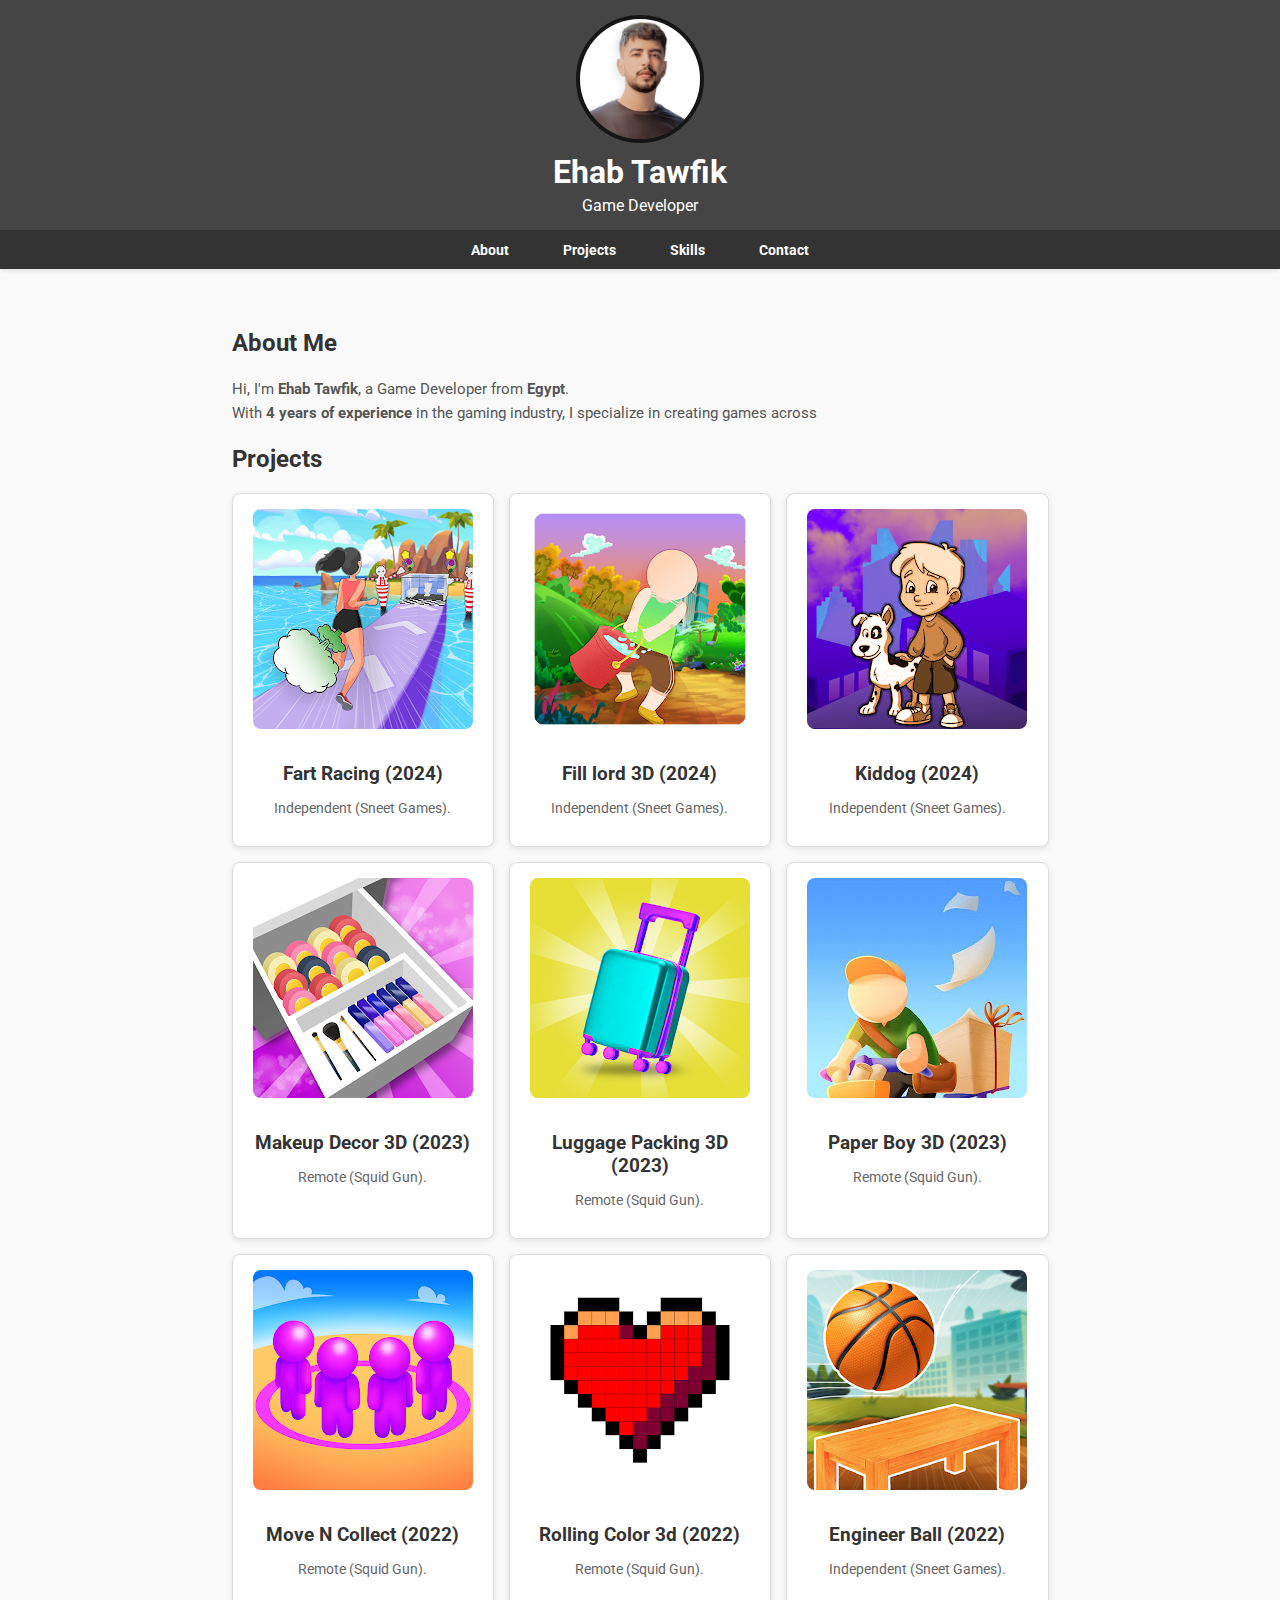
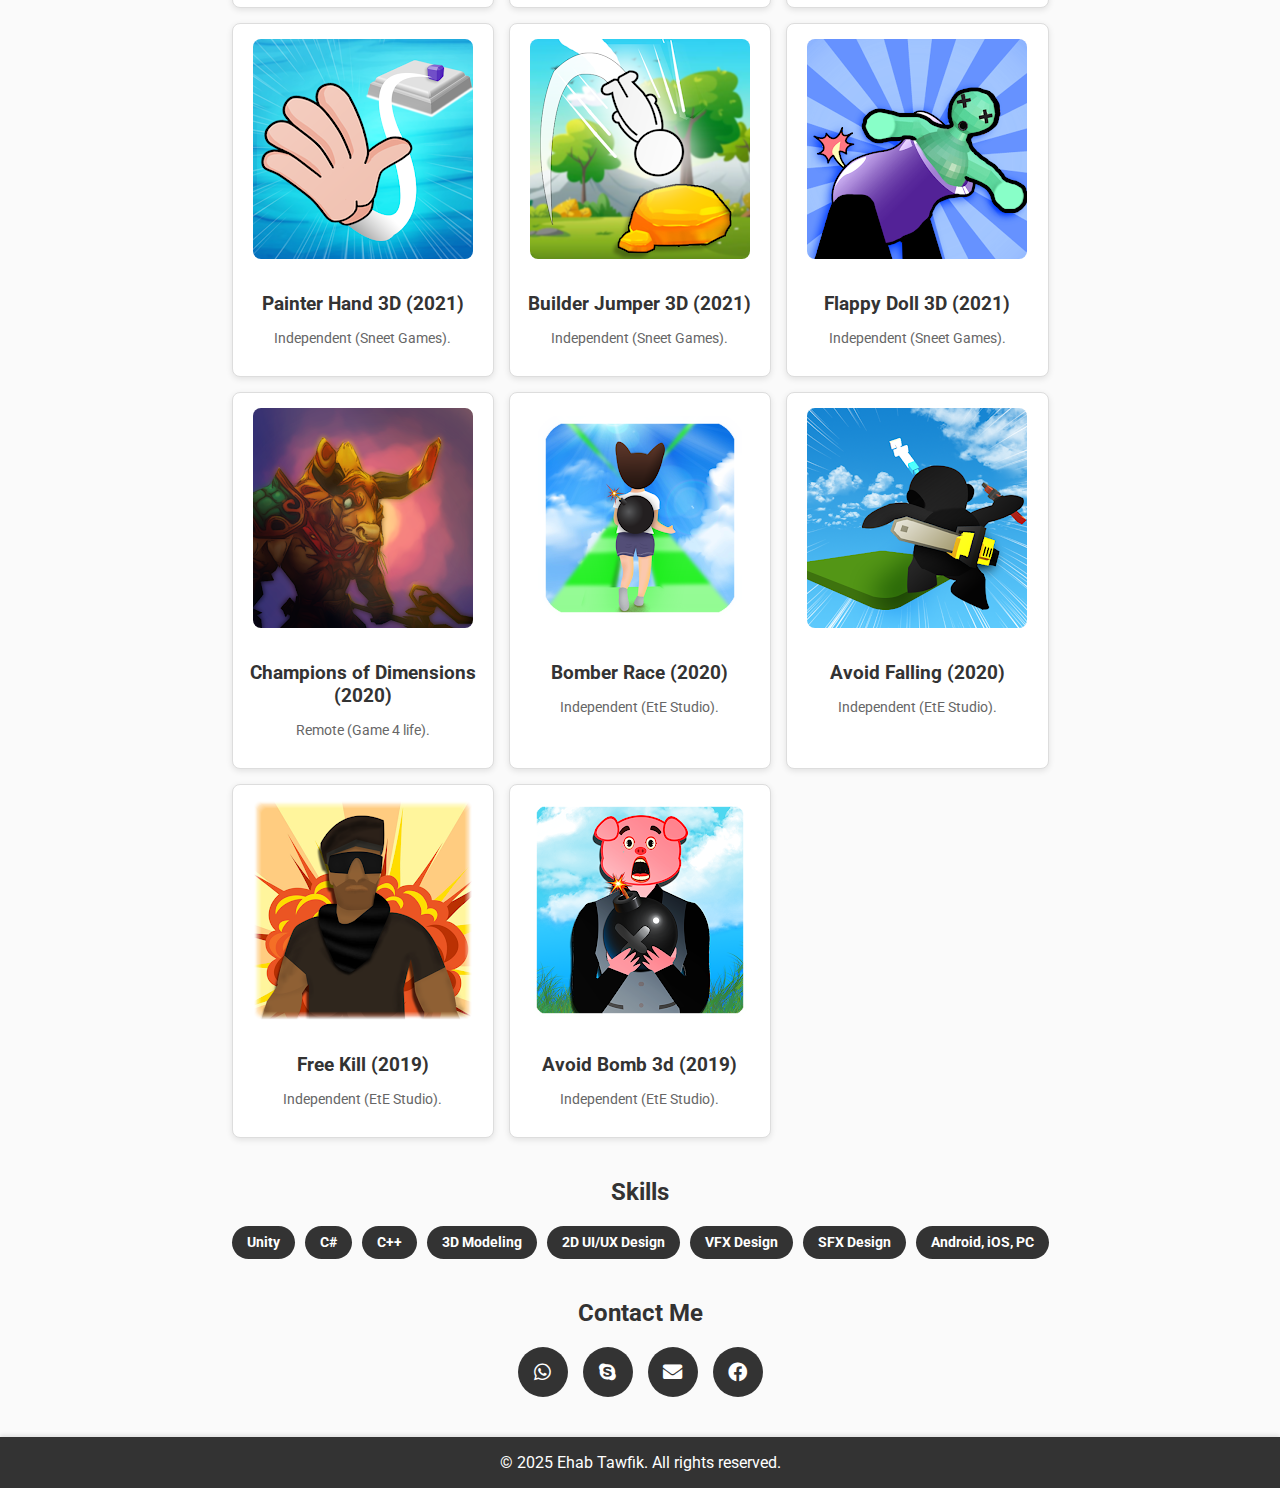
<file: index.html>
<!DOCTYPE html>
<html lang="en">

<head>
    <meta charset="UTF-8">
    <meta name="viewport" content="width=device-width, initial-scale=1.0">
    <title>Ehab Tawfik - Portfolio</title>

    <link href="css/styles.css" rel="stylesheet">
    <link href="https://cdnjs.cloudflare.com/ajax/libs/font-awesome/5.15.4/css/all.min.css" rel="stylesheet">
    <link href="https://fonts.googleapis.com/css2?family=Roboto:wght@400;700&display=swap" rel="stylesheet">

    <link rel="icon" href="pics/cv_icon.png" type="image/x-icon">
</head>

<body>
    <header>
        <img src="pics/CV_Photo.png" alt="Profile Photo">
        <div class="profile-info">
            <h1>Ehab Tawfik</h1>
            <p>Game Developer</p>
        </div>
    </header>

    <nav>
        <a href="#about">About</a>
        <a href="#projects">Projects</a>
        <a href="#skills">Skills</a>
        <a href="#contact">Contact</a>
    </nav>

    <div class="container">
        <section id="about" class="about">
            <h2>About Me</h2>
            <p id="about-text">
                <!-- About Me content -->
            </p>
        </section>

        <section id="projects" class="projects-header">
            <h2>Projects</h2>
            <div class="projects" id="projects-container">
                <!-- Dynamic project cards will be added here -->
            </div>
        </section>

        <section id="skills" class="skills">
            <h2>Skills</h2>
            <div class="skills-list" id="skills-list">
                <!-- Skills here -->
            </div>
            <!-- Skills list can be dynamically loaded here -->
        </section>

        <section id="contact" class="contacts">
            <h2>Contact Me</h2>
            <div class="contact-links" id="contacts-list">
                <!-- Contact info here -->
            </div>
        </section>
    </div>

    <footer>
        <p>&copy; 2025 Ehab Tawfik. All rights reserved.</p>
    </footer>

    <script src="scripts/main.js"></script>
</body>

</html>
</file>
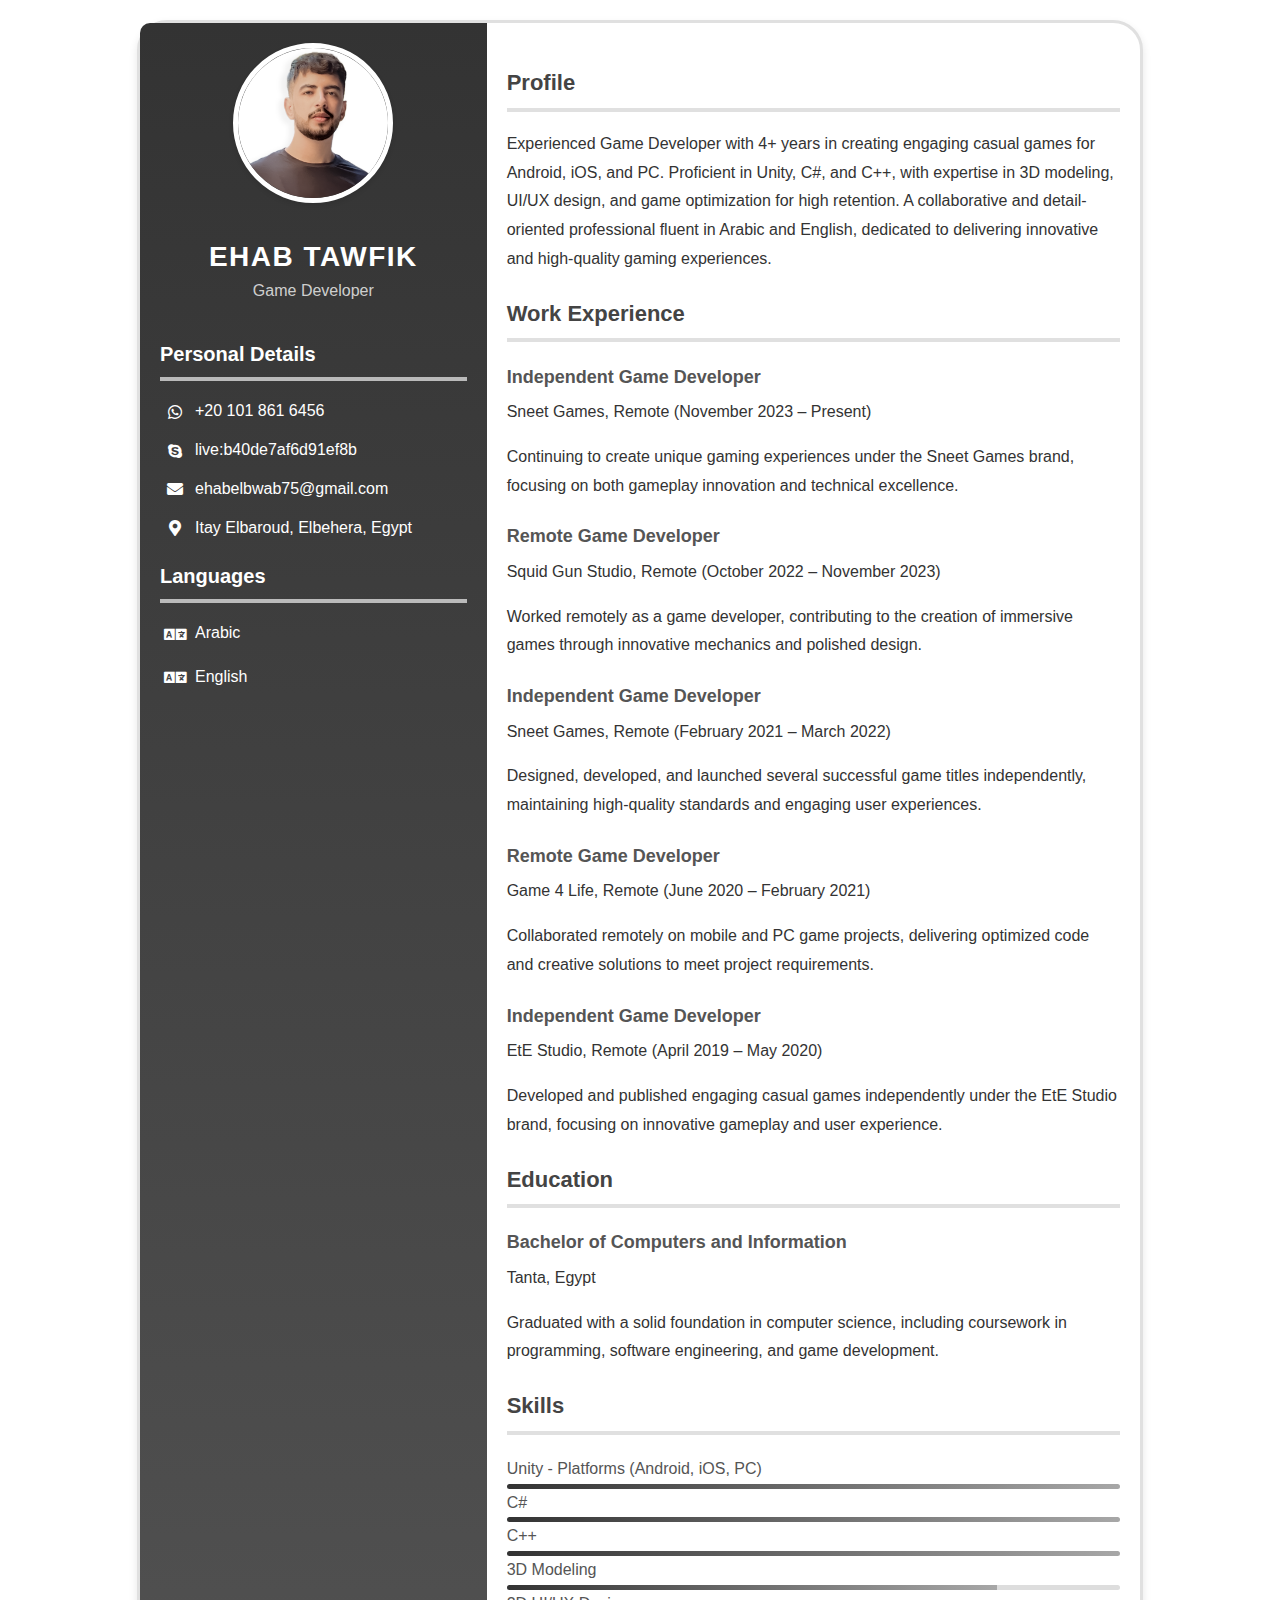
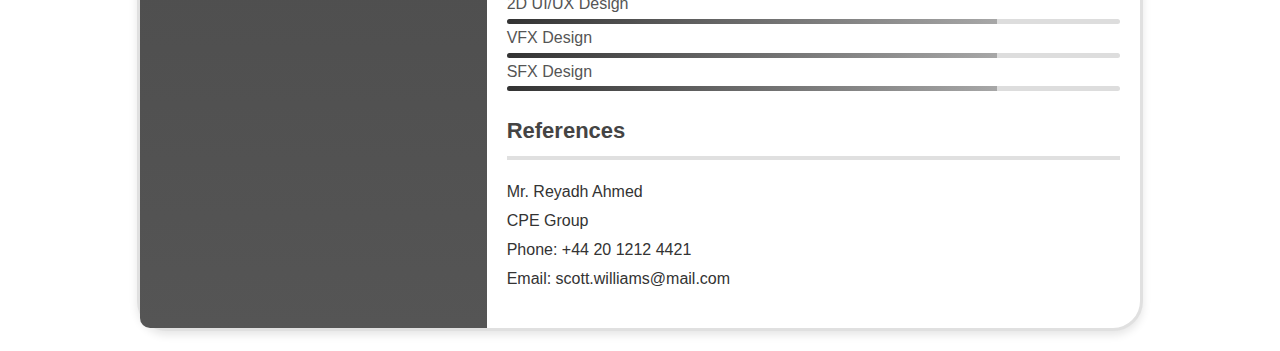
<file: cv.html>
<!DOCTYPE html>
<html lang="en">

<head>
    <meta charset="UTF-8">
    <meta name="viewport" content="width=device-width, initial-scale=1.0">
    <title>Ehab Tawfik - CV</title>

    <link href="css/cv.css" rel="stylesheet">
    <link href="https://cdnjs.cloudflare.com/ajax/libs/font-awesome/5.15.4/css/all.min.css" rel="stylesheet">
    <link href="https://fonts.googleapis.com/css2?family=Roboto:wght@400;700&display=swap" rel="stylesheet">

    <link rel="icon" href="pics/cv_icon.png" type="image/x-icon">
</head>

<body>
    <div class="container">
        <div class="sidebar">
            <div class="photo">
                <img src="pics/CV_Photo.png" alt="Profile Photo">
                <h1>Ehab Tawfik</h1>
                <p class="job-title">Game Developer</p>
            </div>
            <h2>Personal Details</h2>
            <div class="details">
                <span><i class="fab fa-whatsapp"></i> +20 101 861 6456</span>
                <span><i class="fab fa-skype"></i> live:b40de7af6d91ef8b</span>
                <span><i class="fas fa-envelope"></i> ehabelbwab75@gmail.com</span>
                <span><i class="fas fa-map-marker-alt"></i> Itay Elbaroud, Elbehera, Egypt</span>
            </div>
            <h2>Languages</h2>
            <ul>
                <li><i class="fas fa-language"></i> Arabic</li>
                <li><i class="fas fa-language"></i> English</li>
            </ul>
        </div>

        <div class="main">
            <h2>Profile</h2>
            <p>Experienced Game Developer with 4+ years in creating engaging casual games for Android, iOS, and PC.
                Proficient in Unity, C#, and C++, with expertise in 3D modeling, UI/UX design, and game optimization for
                high retention. A collaborative and detail-oriented professional fluent in Arabic and English, dedicated
                to delivering innovative and high-quality gaming experiences.</p>

            <h2>Work Experience</h2>
            <div class="section">
                <h3>Independent Game Developer</h3>
                <span>Sneet Games, Remote (November 2023 – Present)</span>
                <p>Continuing to create unique gaming experiences under the Sneet Games brand, focusing on both gameplay
                    innovation and technical excellence.</p>
            </div>
            <div class="section">
                <h3>Remote Game Developer</h3>
                <span>Squid Gun Studio, Remote (October 2022 – November 2023)</span>
                <p>Worked remotely as a game developer, contributing to the creation of immersive games through
                    innovative mechanics and polished design.</p>
            </div>
            <div class="section">
                <h3>Independent Game Developer</h3>
                <span>Sneet Games, Remote (February 2021 – March 2022)</span>
                <p>Designed, developed, and launched several successful game titles independently, maintaining
                    high-quality standards and engaging user experiences.</p>
            </div>
            <div class="section">
                <h3>Remote Game Developer</h3>
                <span>Game 4 Life, Remote (June 2020 – February 2021)</span>
                <p>Collaborated remotely on mobile and PC game projects, delivering optimized code and creative
                    solutions to meet project requirements.</p>
            </div>
            <div class="section">
                <h3>Independent Game Developer</h3>
                <span>EtE Studio, Remote (April 2019 – May 2020)</span>
                <p>Developed and published engaging casual games independently under the EtE Studio brand, focusing on
                    innovative gameplay and user experience.</p>
            </div>

            <h2>Education</h2>
            <div class="section">
                <h3>Bachelor of Computers and Information</h3>
                <span>Tanta, Egypt</span>
                <p>Graduated with a solid foundation in computer science, including coursework in programming, software
                    engineering, and game development.</p>
            </div>

            <h2>Skills</h2>
            <div class="skills">
                <div class="skill-item">
                    <span class="skill-title">Unity - Platforms (Android, iOS, PC)</span>
                    <div class="skill-bar">
                        <div class="skill-level high"></div>
                    </div>
                </div>
                <div class="skill-item">
                    <span class="skill-title">C#</span>
                    <div class="skill-bar">
                        <div class="skill-level high"></div>
                    </div>
                </div>
                <div class="skill-item">
                    <span class="skill-title">C++</span>
                    <div class="skill-bar">
                        <div class="skill-level high"></div>
                    </div>
                </div>
                <div class="skill-item">
                    <span class="skill-title">3D Modeling</span>
                    <div class="skill-bar">
                        <div class="skill-level medium"></div>
                    </div>
                </div>
                <div class="skill-item">
                    <span class="skill-title">2D UI/UX Design</span>
                    <div class="skill-bar">
                        <div class="skill-level medium"></div>
                    </div>
                </div>
                <div class="skill-item">
                    <span class="skill-title">VFX Design</span>
                    <div class="skill-bar">
                        <div class="skill-level medium"></div>
                    </div>
                </div>
                <div class="skill-item">
                    <span class="skill-title">SFX Design</span>
                    <div class="skill-bar">
                        <div class="skill-level medium"></div>
                    </div>
                </div>
            </div>

            <h2>References</h2>
            <p>Mr. Reyadh Ahmed<br>CPE Group<br>Phone: +44 20 1212 4421<br>Email: scott.williams@mail.com</p>
        </div>
    </div>
</body>

</html>
</file>
<file: css/cv.css>
body {
    font-family: 'Poppins', Arial, sans-serif;
    margin: 0;
    padding: 0;
    color: #333;
    line-height: 1.8;
}

.container {
    display: flex;
    flex-wrap: wrap;
    max-width: 1000px;
    margin: 20px auto;
    background-color: #ffffff;
    border: 3px solid #e0e0e0;
    box-shadow: 0 4px 8px rgba(0, 0, 0, 0.1);
    border-radius: 30px;
}

.sidebar {
    background: linear-gradient(to bottom, #333333, #555555);
    color: #ffffff;
    padding: 20px;
    flex: 1;
    min-width: 250px;
    border-radius: 10px 0 0 10px;
}

.main {
    flex: 2;
    padding: 20px;
    color: #333;
    border-radius: 0 10px 10px 0;
}

.photo {
    text-align: center;
    margin-bottom: 20px;
}

.photo img {
    border-radius: 50%;
    width: 150px;
    height: 150px;
    object-fit: cover;
    border: 5px solid #ffffff;
    box-shadow: 0 2.5px 5px rgba(0, 0, 0, 0.1);
    transition: transform 0.3s;
}

.photo img:hover {
    transform: scale(1.1);
}

h1 {
    font-size: 28px;
    margin-bottom: 5px;
    color: #ffffff;
    text-transform: uppercase;
    letter-spacing: 1.5px;
    text-align: center;
}

h2 {
    font-size: 22px;
    margin-top: 20px;
    border-bottom: 4px solid #e0e0e0;
    padding-bottom: 5px;
    color: #444;
}

h3 {
    font-size: 18px;
    margin-bottom: 5px;
    color: #555;
}

.job-title {
    color: #ffffffc5;
    margin-top: -10px;
    margin-bottom: 30px;
}

ul {
    list-style-type: none;
    padding: 0;
}

li {
    margin-bottom: 15px;
    display: flex;
    align-items: center;
}

li i {
    margin-right: 5px;
    font-size: 18px;
    min-width: 30px;
    text-align: center;
    color: #ffffff;
}

.main li i {
    color: #555;
}

.skills {
    margin-top: 20px;
}

.skills .skill-title {
    font-size: 16px;
    margin-bottom: 5px;
    color: #555;
}

.skills .skill-bar {
    background-color: #ddd;
    height: 5px;
    border-radius: 5px;
    overflow: hidden;
}

.skill-bar .high {
    height: 100%;
    background: linear-gradient(to right, #333333, #a7a7a7);
    width: 100%;
}

.skill-bar .medium {
    height: 100%;
    background: linear-gradient(to right, #333333, #a7a7a7);
    width: 80%;
}

.details span {
    display: flex;
    align-items: center;
    margin-bottom: 10px;
}

.details span i {
    margin-right: 5px;
    min-width: 30px;
    text-align: center;
}

p {
    margin-bottom: 15px;
}

.section {
    margin-bottom: 20px;
}

.sidebar h2 {
    font-size: 20px;
    margin-top: 15px;
    color: #ffffff;
    border-bottom: 4px solid #ffffffa6;
}
</file>
<file: css/styles.css>
/* General reset and box-sizing */
html,
body {
    margin: 0;
    padding: 0;
    width: 100%;
    height: 100%;
    font-family: 'Roboto', sans-serif;
    background-color: #fafafa;
    color: #333;
    box-sizing: border-box;
    display: flex;
    flex-direction: column;
}

header {
    background-color: #454545;
    padding: 15px;
    display: flex;
    flex-direction: column;
    align-items: center;
    justify-content: center;
    gap: 10px;
    width: 100%;
    margin: 0 auto;
    box-sizing: border-box;
}

header img {
    width: 120px;
    height: 120px;
    border-radius: 50%;
    border: 4px solid #151515;
}

header .profile-info {
    text-align: center;
}

header h1 {
    margin: 0;
    font-size: 2rem;
    color: #ffffff;
}

header p {
    margin: 5px 0 0;
    font-size: 1rem;
    color: #ffffff;
}

nav {
    background-color: #333;
    padding: 10px 0;
    text-align: center;
    box-shadow: 0 2px 4px rgba(0, 0, 0, 0.1);
}

nav a {
    color: #ffffff;
    text-decoration: none;
    margin: 0 25px;
    font-weight: bold;
    font-size: 0.9rem;
    transition: color 0.3s ease-in-out;
}

nav a:hover {
    color: #00bcd4;
}

.container {
    max-width: 100%;
    margin: 20px auto;
    padding: 20px;
    flex-grow: 1;
}

/* About Section */
.about {
    font-size: 1rem;
    text-align: left;
}

.about p {
    max-width: 820px;
    font-size: 0.95rem;
    line-height: 1.6;
    color: #555;
}

/* Projects Section */
.projects {
    display: grid;
    grid-template-columns: repeat(auto-fit, minmax(250px, 1fr));
    gap: 15px;
}

/* Project Cards */
.project-card {
    background: #ffffff;
    border: 1px solid #ddd;
    border-radius: 8px;
    padding: 15px;
    text-align: center;
    box-shadow: 0 2px 6px rgba(0, 0, 0, 0.1);
    transition: transform 0.15s ease-in-out, box-shadow 0.15s ease-in-out;
    cursor: pointer;
}

.project-card:hover {
    transform: translateY(-10px); /* Make the card move upwards */
    box-shadow: 0 10px 15px rgba(0, 0, 0, 0.15); /* Enhance the shadow */
}

.project-card img {
    max-width: 100%;
    object-fit: cover;
    border-radius: 8px;
    margin-bottom: 10px;
}

.project-card h3 {
    font-size: 1.2rem;
    margin-bottom: 10px;
    color: #333;
}

.project-card p {
    font-size: 0.9rem;
    color: #666;
}

/* Skills Section */
.skills {
    font-size: 1rem;
    text-align: center;
    margin-top: 40px;
}

.skills-list {
    display: flex;
    flex-wrap: wrap;
    justify-content: center;
    gap: 10px;
}

.skills-list span {
    background: #333;
    color: white;
    padding: 8px 15px;
    border-radius: 20px;
    font-weight: bold;
    font-size: 0.9rem;
    transition: transform 0.3s ease-in-out;
}

.skills-list span:hover {
    transform: scale(1.1);
}

.contacts {
    font-size: 1rem;
    text-align: center;
    margin-top: 40px;
}

.contact-links {
    display: flex;
    justify-content: center;
    gap: 15px;
}

.contact-link {
    display: inline-flex;
    align-items: center;
    justify-content: center;
    width: 50px;
    height: 50px;
    border-radius: 50%;
    background-color: #333;
    color: white;
    font-size: 1.2rem;
    text-decoration: none;
    transition: transform 0.3s ease-in-out, box-shadow 0.3s ease-in-out;
}

.contact-link:hover {
    transform: scale(1.1);
    box-shadow: 0 4px 10px rgba(0, 0, 0, 0.3);
}

footer {
    background-color: #333;
    color: white;
    text-align: center;
    width: 100%;
    box-shadow: 0 -2px 4px rgba(0, 0, 0, 0.1);
}

footer a {
    color: #00bcd4;
    text-decoration: none;
    transition: color 0.3s ease-in-out;
}

footer a:hover {
    color: #ffffff;
    text-decoration: underline;
}

/* Media Queries */
@media (max-width: 768px) {
    header img {
        width: 100px;
        height: 100px;
    }

    header h1 {
        font-size: 1.8rem;
    }

    header p {
        font-size: 0.9rem;
    }

    nav a {
        margin: 0 10px;
        font-size: 0.8rem;
    }

    .container {
        padding: 15px;
    }

    .skills-list span {
        font-size: 0.8rem;
        padding: 6px 12px;
    }

    .project-card h3 {
        font-size: 1rem;
    }

    .project-card p {
        font-size: 0.85rem;
    }
}
</file>
